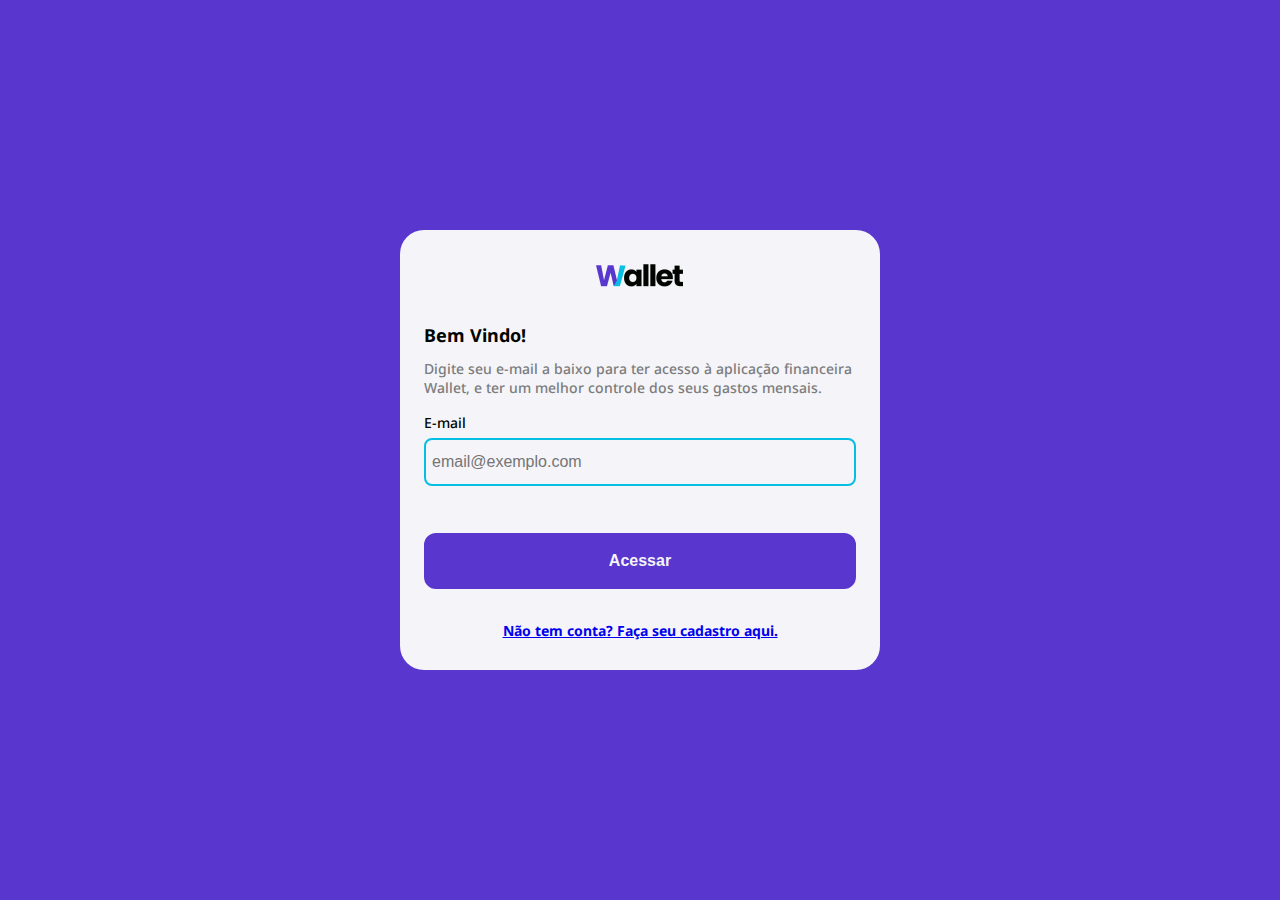
<file: index.html>
<!DOCTYPE html>
<html>
  <head>
    <title>Wallet app - login</title>
    <link rel="stylesheet" href="styles.css" />
    <script src="index.js"></script>
  </head>
  <body>
    <div class="outh-container">
      <div class="auth-content">
        <div class="auth-content-container">
          <img class="logo" src="src/img/logo.png" />
          <h3 class="full-width text-left mt larger">Bem Vindo!</h3>
          <p class="mt small">
            Digite seu e-mail a baixo para ter acesso à aplicação financeira
            Wallet, e ter um melhor controle dos seus gastos mensais.
          </p>
          <label class="mt" for="input-email">E-mail</label>
          <input
            placeholder="email@exemplo.com"
            class="mt smaller"
            id="input-email"
            name="input-email"
            type="email"
          />
          <button onclick="onClicklogin()" class="full-width mt larger">
            Acessar
          </button>
          <a href="src/pages/register/index.html" class="mt larger"
            >Não tem conta? Faça seu cadastro aqui.</a
          >
        </div>
      </div>
    </div>
  </body>
</html>
</file>
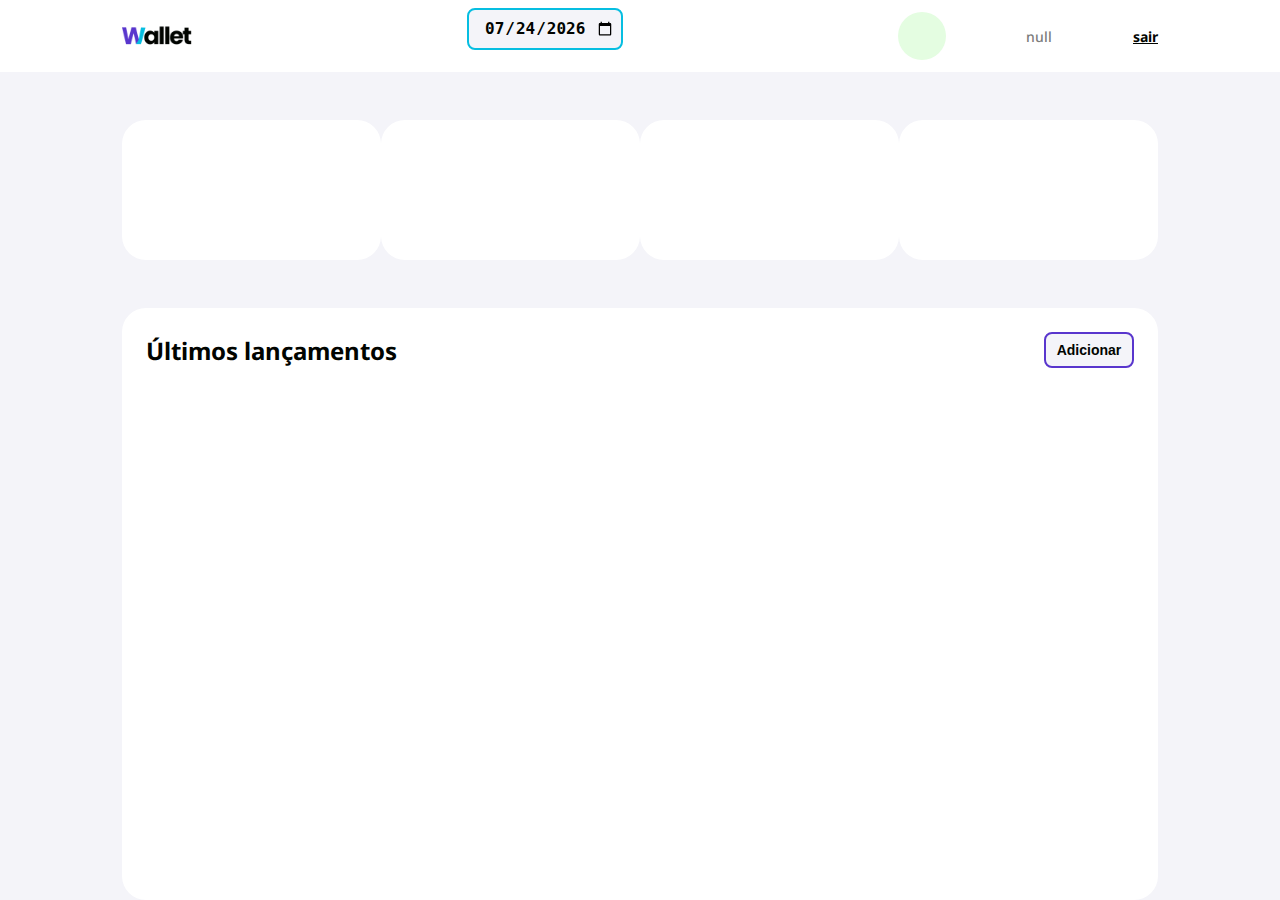
<file: src/pages/home/index.html>
<!DOCTYPE html>
<html>
  <head>
    <title>Wallet App Home</title>
    <link rel="stylesheet" href="../../../styles.css" />
    <link rel="stylesheet" href="styles.css" />
    <script src="index.js"></script>
  </head>
  <body>
    <div class="home-content-container">
      <div class="navbar">
        <img
          src="../../img/logo.png"
          class="logo-navbar"
          alt="Logo Wallet App"
        />
        <div class="navbar-calendar-container">
          <input class="input-calendar" id="selected-date" type="date" />
        </div>
        <div id="navbar-user-container" class="navbar-user-container">
          <div id="navbar-user-avatar" class="navbar-user-avatar"></div>
        </div>
      </div>
      <div class="finance-card-container">
        <div id="finance-card-1" class="finance-card"></div>
        <div id="finance-card-2" class="finance-card"></div>
        <div id="finance-card-3" class="finance-card"></div>
        <div id="finance-card-4" class="finance-card"></div>
      </div>
      <div class="table-container">
        <div class="table-content-container">
          <div class="table-content-header">
            <h2>Últimos lançamentos</h2>
            <button onclick="onOpenModal()" class="small">Adicionar</button>
          </div>
          <table id="finances-table"></table>
        </div>
      </div>
    </div>
    <div id="modal" class="modal-background">
      <div class="modal-content">
        <div class="modal-content-header">
          <h3>Adicionar lançamento</h3>
          <button onclick="onCloseModal()" class="small">Fechar</button>
        </div>
        <form id="form-finance-release" class="mt">
          <label class="mt" for="input-title">Título:</label>
          <input
            class="mt smaller"
            type="text"
            id="input-title"
            name="input-title"
            placeholder="Ex: Conta de energia"
            required
          />
          <label class="mt" for="input-value">Valor</label>
          <input
            class="mt smaller"
            type="number"
            step="any"
            id="input-value"
            name="input-value"
            placeholder="R$ 0,00 (Use valores negativos para uma despesa)"
            required
          />
          <label class="mt" for="input-date">Data</label>
          <input
            class="mt smaller"
            type="date"
            id="input-date"
            name="input-date"
            placeholder="00/00/0000"
            required
          />
          <label class="mt" for="input-category">Categoria</label>
          <select
            class="mt smaller"
            id="input-category"
            name="input-category"
            required
          ></select>
          <button type="submit" class="mt full-width">Adicionar</button>
        </form>
      </div>
    </div>
  </body>
</html>
</file>
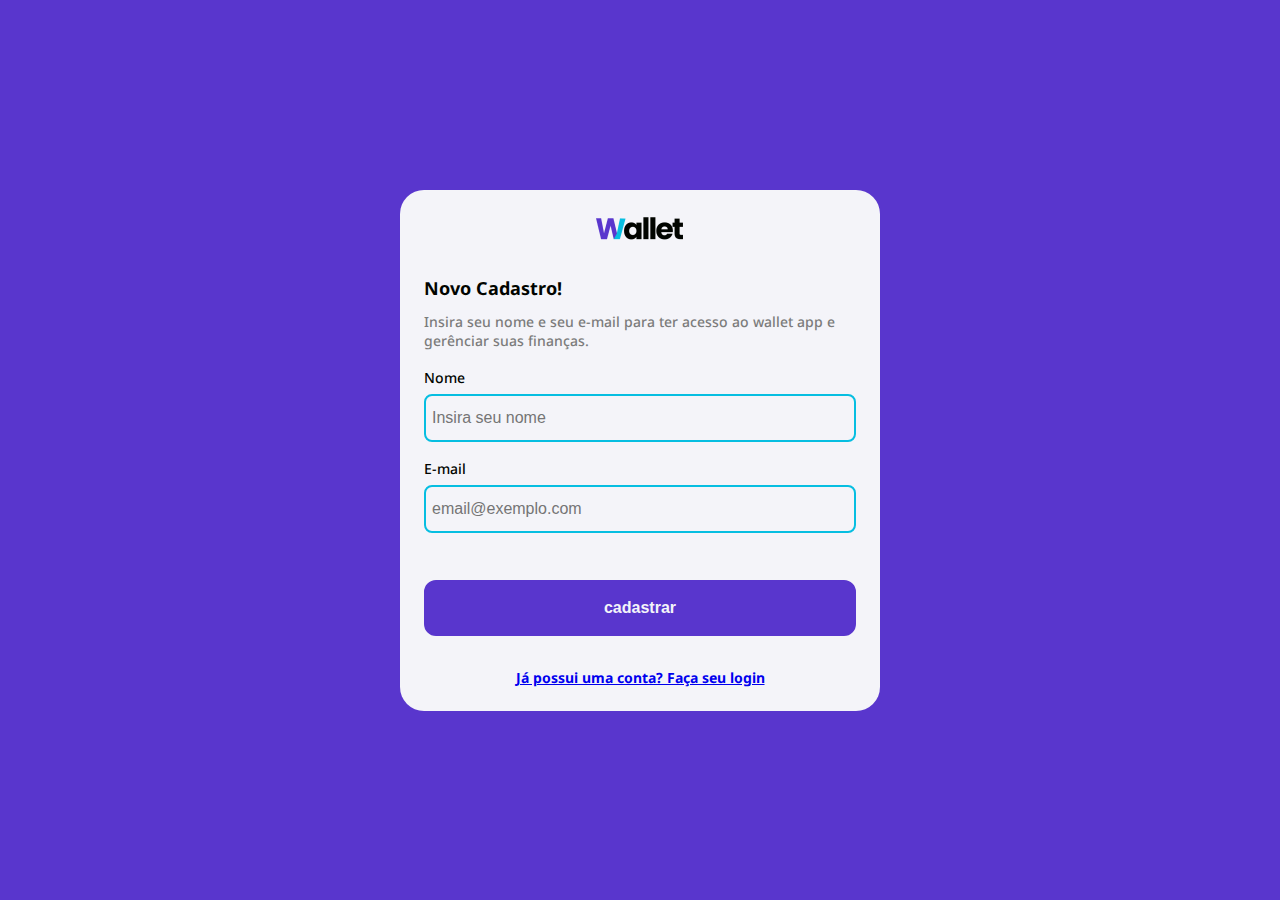
<file: src/pages/register/index.html>
<!DOCTYPE html>
<html>
  <head>
    <title>Wallet app - cadastrar</title>
    <link rel="stylesheet" href="../../../styles.css" />
    <script src="index.js"></script>
  </head>
  <body>
    <div class="outh-container">
      <div class="auth-content">
        <div class="auth-content-container">
          <img class="logo" src="../../img/logo.png" alt="Logo Wallet App" />
          <h3 class="full-width text-left mt larger">Novo Cadastro!</h3>
          <p class="mt small">
            Insira seu nome e seu e-mail para ter acesso ao wallet app e
            gerênciar suas finanças.
          </p>
          <form id="form-register" class="mt">
            <label for="input-name">Nome</label>
            <input
              placeholder="Insira seu nome"
              class="mt smaller"
              id="input-name"
              name="input-name"
              type="text"
              required
            />
            <label class="mt" for="input-email">E-mail</label>
            <input
              placeholder="email@exemplo.com"
              class="mt smaller"
              id="input-email"
              name="input-email"
              type="email"
              required
            />
            <button type="submit" class="full-width mt larger">
              cadastrar
            </button>
          </form>
          <a href="../../../index.html" class="mt larger"
            >Já possui uma conta? Faça seu login</a
          >
        </div>
      </div>
    </div>
  </body>
</html>
</file>
<file: styles.css>
@import url("https://fonts.googleapis.com/css2?family=Noto+Sans:ital,wght@0,100;0,200;0,300;0,400;0,500;0,600;0,700;0,800;0,900;1,100;1,200;1,300;1,400;1,500;1,600;1,700;1,800;1,900&display=swap");

body {
  padding: 0px;
  margin: 0px;
  font-family: "Noto Sans", sans-serif;
  color: #010400;
}

h1 {
  font-size: 40px;
  font-weight: bolder;
  margin: 0px;
}

h2 {
  font-size: 24px;
  font-weight: bold;
  margin: 0px;
  padding: 0px;
}

h3 {
  font-size: 18px;
  font-weight: bold;
  margin: 0px;
  padding: 0px;
}

h4 {
  font-size: 16px;
  font-weight: bold;
  margin: 0px;
  padding: 0px;
  color: #7c7c7c;
}

p {
  font-size: 14px;
  font-weight: 500;
  color: #7c7c7c;
  margin: 0px;
  padding: 0px;
}

label {
  width: 100%;
  font-size: 14px;
  font-weight: 500;
}

a {
  font-size: 14px;
  font-weight: 700;
  text-decoration: underline;
}

button {
  background-color: #5936cd;
  height: 56px;
  width: 432px;
  border-radius: 12px;
  color: #f4f4f9;
  font-weight: bold;
  font-size: 16px;
  border-color: #5936cd;
  border-width: 2px;
  border-style: solid;
  cursor: pointer;
}

button.small {
  background-color: #f4f4f9;
  color: #010400;
  font-size: 14px;
  border-radius: 8px;
  width: 90px;
  height: 36px;
}

input {
  background-color: #f4f4f9;
  width: 100%;
  height: 48px;
  border-color: #06bee1;
  border-width: 2px;
  border-style: solid;
  border-radius: 8px;
  color: #010400;
  font-size: 16px;
  padding: 6px;
  box-sizing: border-box;
  margin-bottom: 15px;
}

select {
  background-color: #f4f4f9;
  width: 100%;
  height: 48px;
  border-color: #06bee1;
  border-width: 2px;
  border-style: solid;
  border-radius: 8px;
  color: #010400;
  font-size: 16px;
  padding: 6px;
  box-sizing: border-box;
}

.full-width {
  width: 100%;
}

.text-center {
  text-align: center;
}

.text-left {
  text-align: left;
}

.mt.smaller {
  margin-top: 6px;
}

.mt.small {
  margin-top: 12px;
}

.mt {
  margin-top: 16px;
}

.mt.large {
  margin-top: 24px;
}

.mt.larger {
  margin-top: 32px;
}

.logo {
  width: 88px;
  height: auto;
}

.outh-container {
  width: 100vw;
  height: 100vh;
  display: flex;
  align-items: center;
  justify-content: center;
  background-color: #5936cd;
}

.auth-content {
  display: flex;
  align-items: center;
  justify-content: center;
  width: 480px;
  height: auto;
  min-height: 440px;
  border-radius: 24px;
  background-color: #f4f4f9;
}

.auth-content-container {
  display: flex;
  flex-direction: column;
  align-items: center;
  justify-content: center;
  width: 100%;
  height: 100%;
  padding: 24px;
}
</file>
<file: src/pages/home/styles.css>
.home-content-container {
  display: flex;
  flex-direction: column;
  align-items: flex-start;
  justify-content: flex-start;
  width: 100vw;
  height: auto;
  min-height: 100vh;
  background-color: #f4f4f9;
}

.navbar {
  display: flex;
  flex-direction: row;
  align-items: center;
  justify-content: space-between;
  width: 100vw;
  height: 72px;
  background-color: #ffffff;
  padding: 24px 122px;
  box-sizing: border-box;
}

.logo-navbar {
  height: 24px;
  width: auto;
}

.navbar-calendar-container {
  display: flex;
  flex-direction: row;
  align-items: center;
  width: 260px;
  justify-content: center;
}

.input-calendar {
  width: 156px;
  height: 42px;
  text-align: center;
  font-size: 16px;
  font-weight: bold;
}

.navbar-user-container {
  display: flex;
  flex-direction: row;
  align-items: center;
  justify-content: space-between;
  width: 260px;
  height: 100%;
}

.navbar-user-avatar {
  display: flex;
  align-items: center;
  justify-content: center;
  height: 48px;
  width: 48px;
  border-radius: 24px;
  background-color: #e4fde1;
}

.finance-card-container {
  display: flex;
  width: 100%;
  flex-direction: row;
  align-items: center;
  justify-content: space-between;
  padding: 48px 122px;
  box-sizing: border-box;
}

.finance-card {
  display: flex;
  flex-direction: column;
  align-items: center;
  justify-content: center;
  width: 280px;
  height: 140px;
  border-radius: 24px;
  background-color: #ffffff;
}

.table-container {
  display: flex;
  width: 100%;
  flex-direction: column;
  align-items: flex-start;
  justify-content: flex-start;
  padding: 0px 122px;
  box-sizing: border-box;
}

.table-content-container {
  display: flex;
  width: 100%;
  flex-direction: column;
  align-items: flex-start;
  justify-content: flex-start;
  background-color: #ffffff;
  border-radius: 24px;
  height: 592px;
  padding: 24px;
  box-sizing: border-box;
}

.table-content-header {
  display: flex;
  width: 100%;
  flex-direction: row;
  align-items: center;
  justify-content: space-between;
  padding-bottom: 24px;
  box-sizing: border-box;
}

table {
  width: 100%;
}

th {
  text-align: left;
  color: #7c7c7c;
}

th.right {
  text-align: right;
}

th.center {
  text-align: center;
}

tr {
  height: 32px;
}

td.right {
  text-align: right;
}

td.center {
  text-align: center;
}

.modal-background {
  display: none;
  flex-direction: column;
  align-items: flex-end;
  position: fixed;
  top: 0;
  left: 0;
  bottom: 0;
  right: 0;
  width: 100vw;
  height: 100vh;
  background-color: rgba(1, 4, 0, 0.2);
}

.modal-content {
  height: 100%;
  width: 480px;
  background-color: #f4f4f9;
  padding: 24px;
  box-sizing: border-box;
}

.modal-content-header {
  width: 100%;
  display: flex;
  flex-direction: row;
  justify-content: space-between;
  align-items: center;
}
</file>
